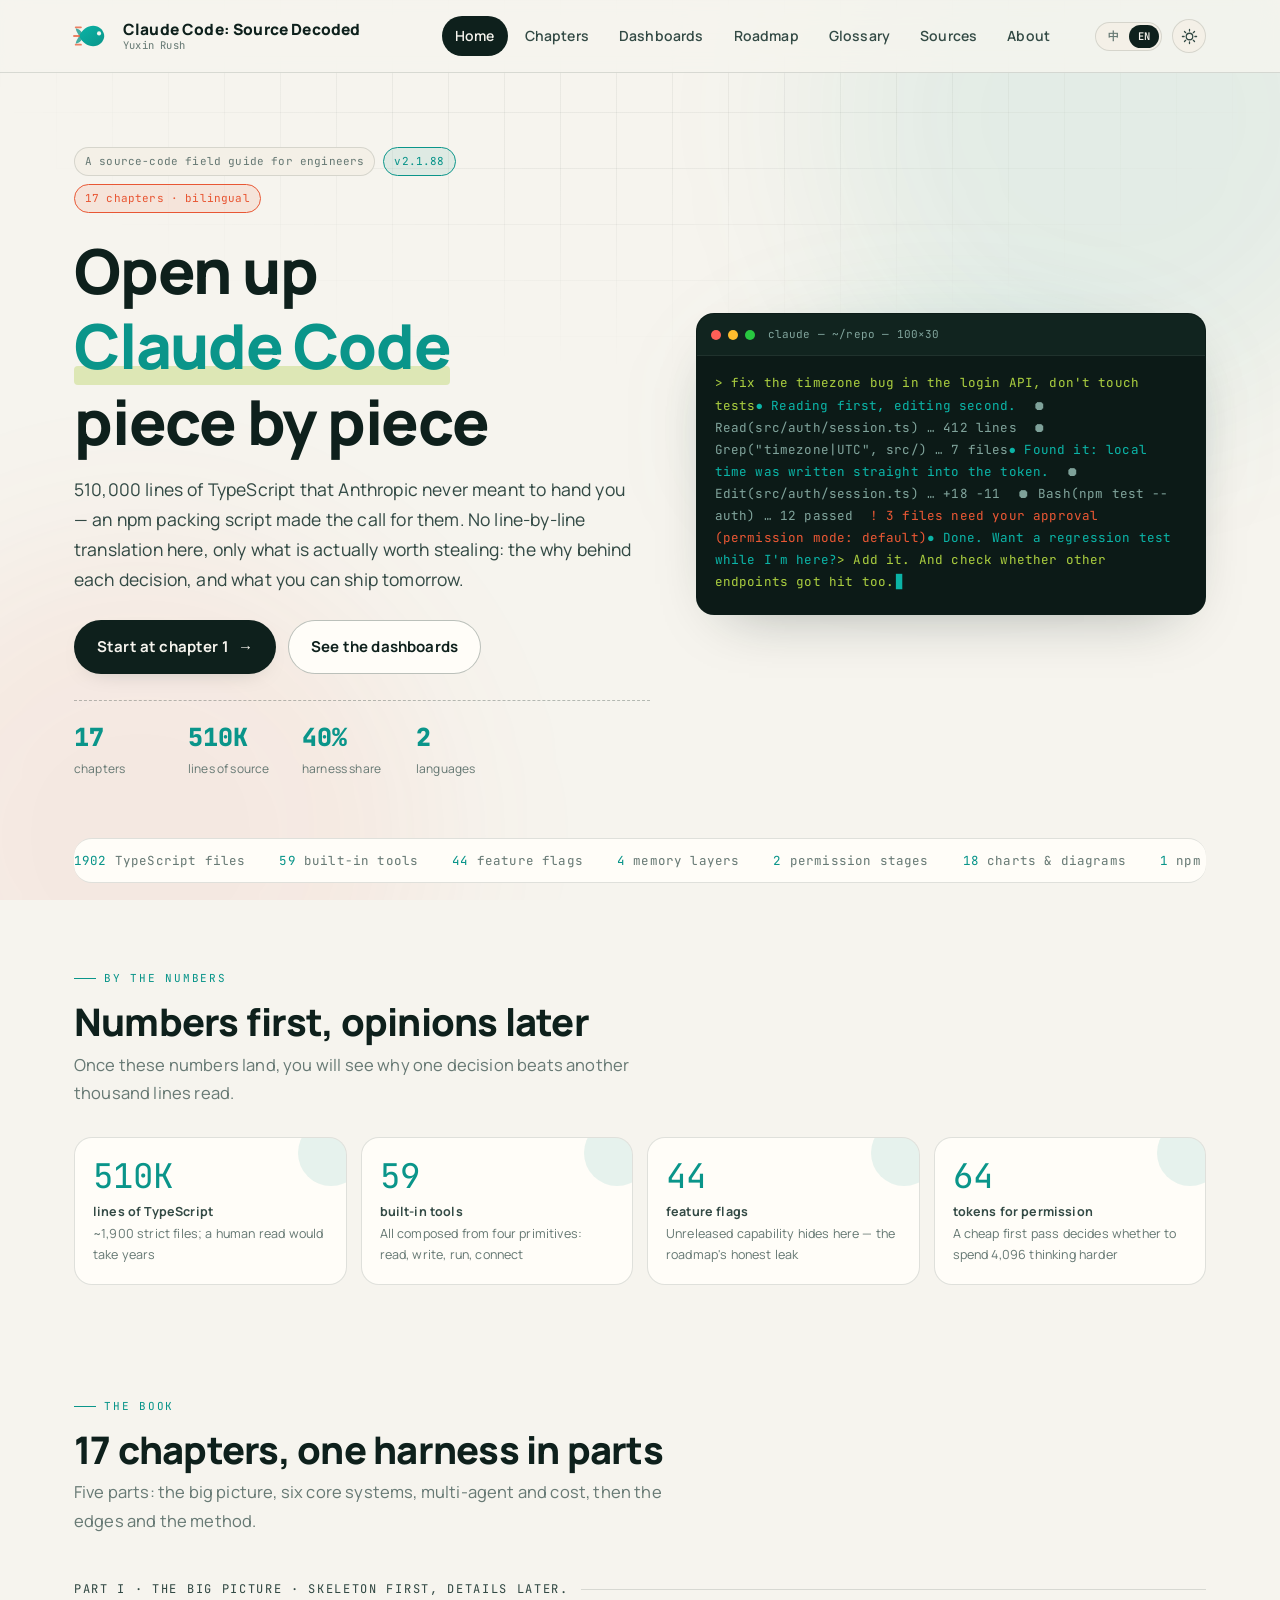
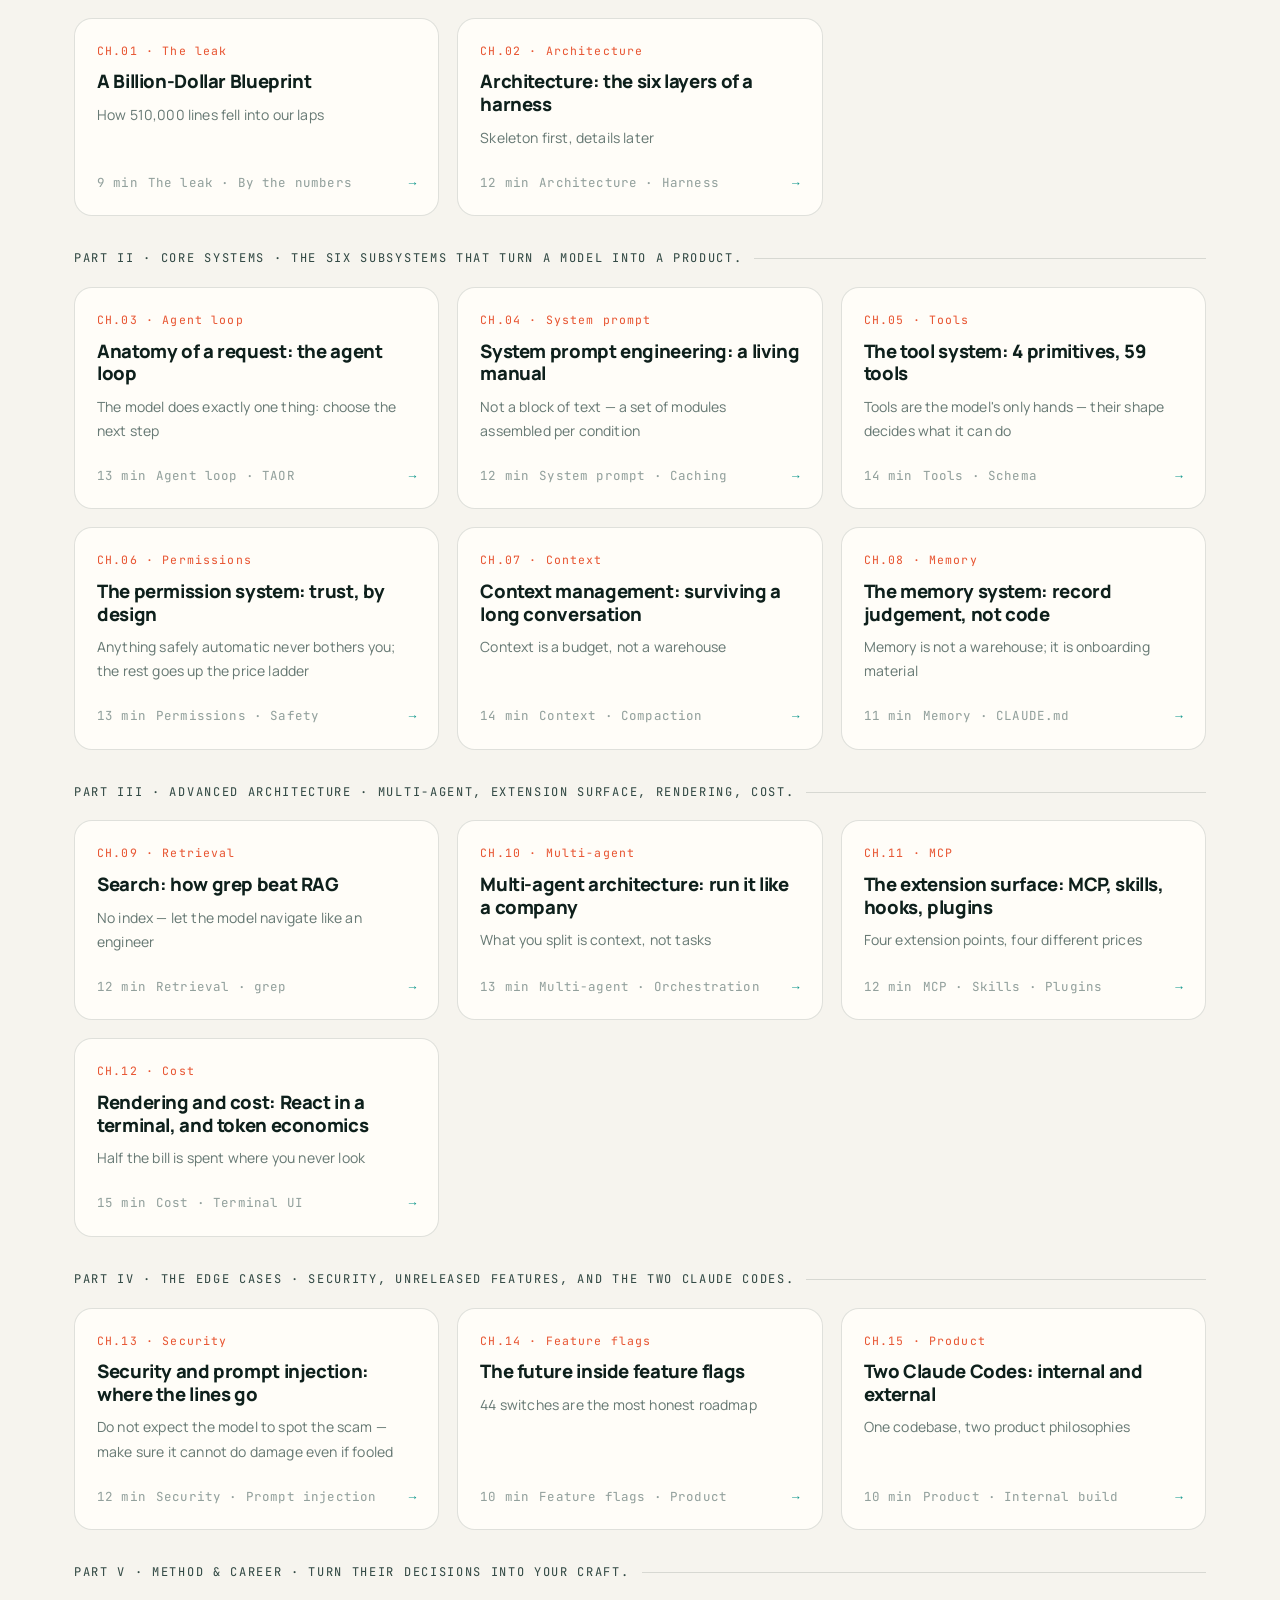
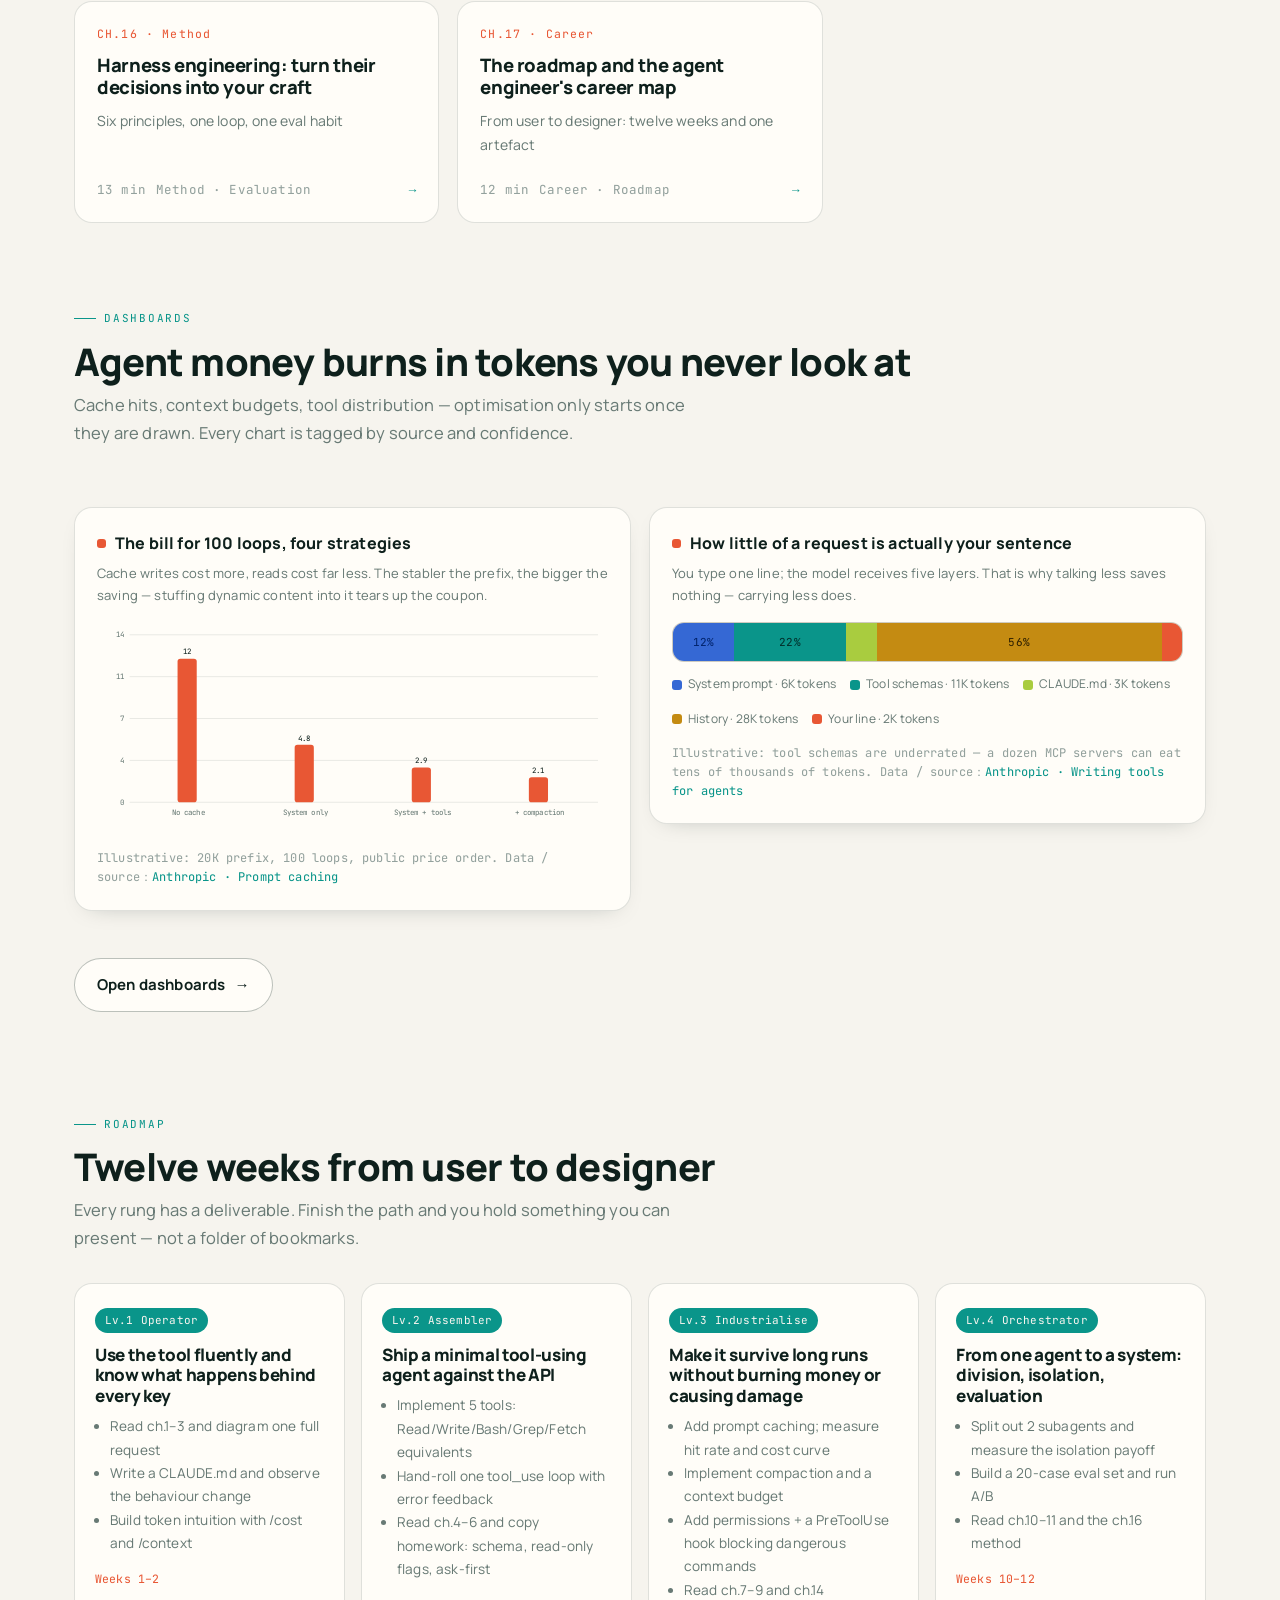
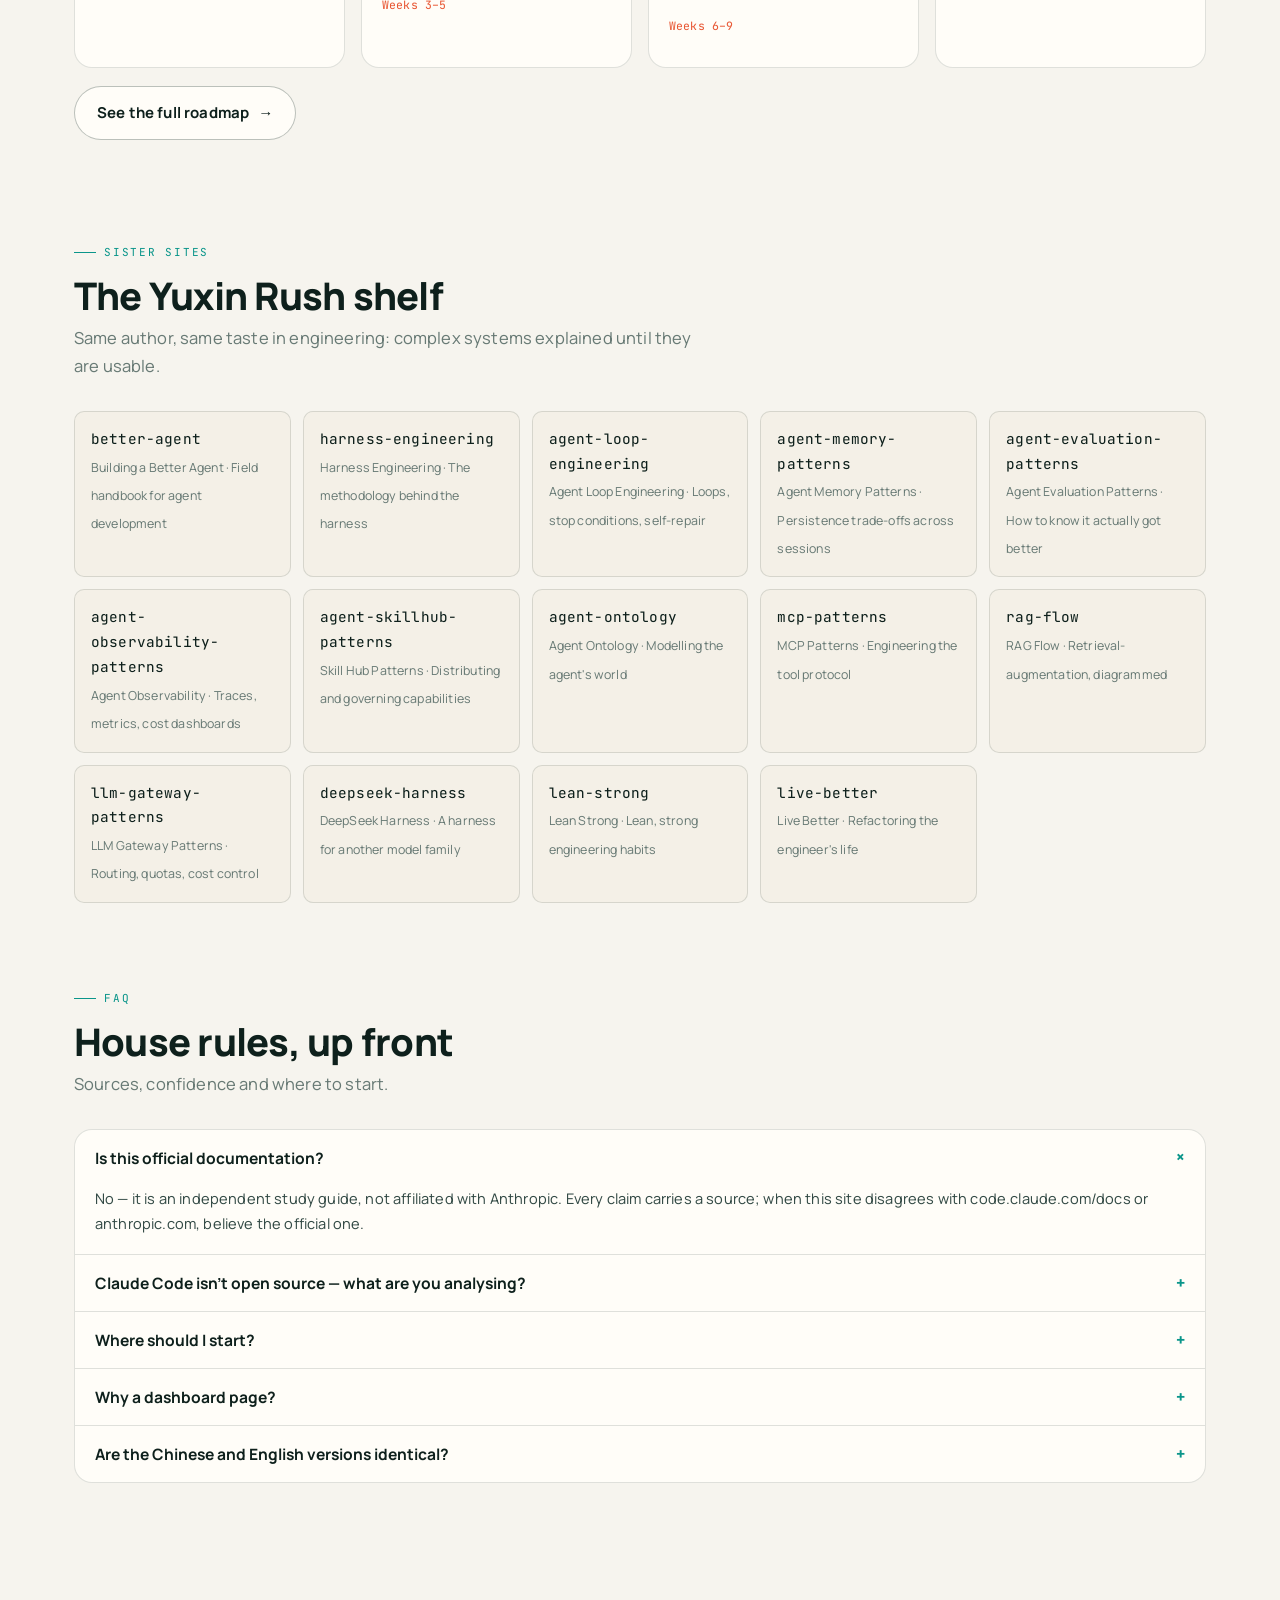
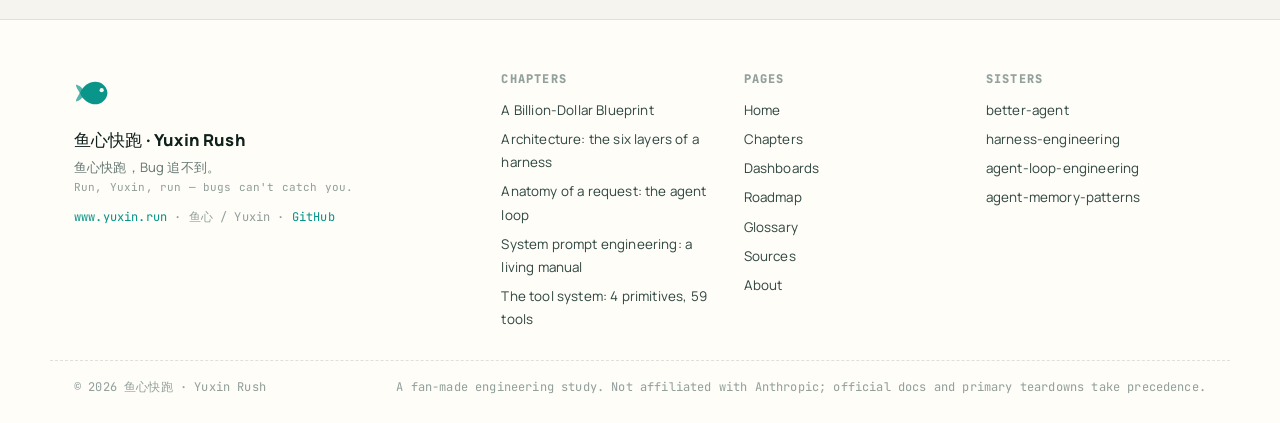
<file: index.html>
<!doctype html>
<html lang="zh-CN" data-theme="light" data-lang="zh">
  <head>
    <meta charset="UTF-8" />
    <meta name="viewport" content="width=device-width, initial-scale=1.0, viewport-fit=cover" />
    <title>Claude Code 源码解析 · 鱼心快跑</title>
    <meta name="author" content="鱼心 · Yuxin" />
    <link rel="icon" type="image/svg+xml" href="./favicon.svg" />
    <meta name="theme-color" content="#f6f4ee" media="(prefers-color-scheme: light)" />
    <meta name="theme-color" content="#06100e" media="(prefers-color-scheme: dark)" />
    <meta
      name="description"
      content="把 Claude Code 的源码讲透：架构全景、Agent 循环、System Prompt、工具系统、权限、上下文、记忆、搜索、多 Agent、成本与安全。中英双语，图解 + 报表 + 清单，写给转型 Agent 工程的程序员和想再进一步的 Agent 工程师。"
    />
    <meta property="og:title" content="Claude Code 源码解析 · 鱼心快跑" />
    <meta
      property="og:description"
      content="模型决定能力上限，Harness 决定上限能兑现多少。17 章拆解 Anthropic 的架构决策，中英双语，图解 + 报表。"
    />
    <meta property="og:type" content="website" />
    <meta property="og:locale" content="zh_CN" />
    <meta property="og:locale:alternate" content="en_US" />
    <meta property="og:url" content="https://yuxinrun.github.io/claude-code-analysis/" />
    <meta property="og:site_name" content="鱼心快跑 · Yuxin Rush" />
    <meta property="og:image" content="https://yuxinrun.github.io/claude-code-analysis/og-cover.png" />
    <meta name="twitter:card" content="summary_large_image" />
    <script>
      (function () {
        try {
          var saved = localStorage.getItem("yx-theme");
          var dark = window.matchMedia("(prefers-color-scheme: dark)").matches;
          document.documentElement.dataset.theme = saved || (dark ? "dark" : "light");
          var lang = localStorage.getItem("yx-lang") || (navigator.language && navigator.language.indexOf("zh") === 0 ? "zh" : "en");
          document.documentElement.dataset.lang = lang;
          document.documentElement.lang = lang === "zh" ? "zh-CN" : "en";
        } catch (e) {}
      })();
    </script>
    <link rel="stylesheet" href="./assets/css/main.css" />
  </head>
  <body>
    <div class="bg-decor" aria-hidden="true">
      <span class="blob blob-a"></span>
      <span class="blob blob-b"></span>
      <span class="grid-plane"></span>
    </div>

    <header class="site-header" id="siteHeader">
      <div class="header-inner">
        <a href="#/" class="brand" aria-label="Claude Code 源码解析">
          <svg class="brand-fish" viewBox="0 0 44 44" aria-hidden="true">
            <defs>
              <linearGradient id="fishG" x1="0" y1="0" x2="1" y2="1">
                <stop offset="0" stop-color="var(--accent-bright)" />
                <stop offset="1" stop-color="var(--accent)" />
              </linearGradient>
            </defs>
            <path
              class="fish-body"
              d="M6 22c4-9 13-14 21-11 5 2 8 7 8 11s-3 9-8 11c-8 3-17-2-21-11Z"
              fill="url(#fishG)"
            />
            <path class="fish-tail" d="M6 22c-2-4-4-6-4-9 4 1 6 3 7 5Zm0 0c-2 4-4 6-4 9 4-1 6-3 7-5Z" fill="var(--accent)" opacity=".75" />
            <circle class="fish-eye" cx="29" cy="19" r="2.4" fill="var(--bg)" />
            <path class="fish-speed" d="M2 12h8M0 22h6M2 32h8" stroke="var(--coral)" stroke-width="2.2" stroke-linecap="round" />
          </svg>
          <span class="brand-text">
            <strong data-i18n="brand.title">Claude Code 源码解析</strong>
            <em data-i18n="brand.sub">鱼心快跑 · Yuxin Rush</em>
          </span>
        </a>

        <nav class="main-nav" id="mainNav" aria-label="主导航">
          <a href="#/" data-nav="home" data-i18n="nav.home">首页</a>
          <a href="#/chapters" data-nav="chapters" data-i18n="nav.chapters">章节</a>
          <a href="#/dashboard" data-nav="dashboard" data-i18n="nav.dashboard">报表中心</a>
          <a href="#/roadmap" data-nav="roadmap" data-i18n="nav.roadmap">转型路线</a>
          <a href="#/glossary" data-nav="glossary" data-i18n="nav.glossary">术语表</a>
          <a href="#/sources" data-nav="sources" data-i18n="nav.sources">资料来源</a>
          <a href="#/about" data-nav="about" data-i18n="nav.about">关于</a>
        </nav>

        <div class="header-tools">
          <div class="lang-switch" role="group" aria-label="Language / 语言">
            <button type="button" data-set-lang="zh" aria-label="中文">中</button>
            <button type="button" data-set-lang="en" aria-label="English">EN</button>
          </div>
          <button type="button" class="theme-toggle" id="themeToggle" aria-label="切换白天/黑夜">
            <svg class="ico-sun" viewBox="0 0 24 24" aria-hidden="true">
              <circle cx="12" cy="12" r="4.6" />
              <path d="M12 2v2.4M12 19.6V22M2 12h2.4M19.6 12H22M4.9 4.9l1.7 1.7M17.4 17.4l1.7 1.7M19.1 4.9l-1.7 1.7M6.6 17.4l-1.7 1.7" />
            </svg>
            <svg class="ico-moon" viewBox="0 0 24 24" aria-hidden="true">
              <path d="M20 14.5A8.5 8.5 0 0 1 9.5 4 8.5 8.5 0 1 0 20 14.5Z" />
            </svg>
          </button>
          <button type="button" class="menu-toggle" id="menuToggle" aria-expanded="false" aria-label="菜单">
            <span></span><span></span><span></span>
          </button>
        </div>
      </div>
      <div class="progress-track"><i id="readingProgress"></i></div>
    </header>

    <div class="mobile-drawer" id="mobileDrawer" hidden>
      <div class="mobile-drawer-inner" role="dialog" aria-modal="true" aria-label="目录"></div>
    </div>

    <main id="app" class="site-main"></main>

    <footer class="site-footer">
      <div class="footer-inner">
        <div class="footer-brand">
          <svg class="footer-fish" viewBox="0 0 44 44" aria-hidden="true">
            <path d="M6 22c4-9 13-14 21-11 5 2 8 7 8 11s-3 9-8 11c-8 3-17-2-21-11Z" fill="var(--accent)" />
            <circle cx="29" cy="19" r="2.2" fill="var(--bg)" />
            <path d="M6 22c-2-4-4-6-4-9 4 1 6 3 7 5Zm0 0c-2 4-4 6-4 9 4-1 6-3 7-5Z" fill="var(--accent)" opacity=".7" />
          </svg>
          <p class="footer-name">鱼心快跑 · Yuxin Rush</p>
          <p class="footer-motto">鱼心快跑，Bug 追不到。<span>Run, Yuxin, run — bugs can't catch you.</span></p>
          <p class="footer-meta">
            <a href="https://www.yuxin.run" target="_blank" rel="noopener">www.yuxin.run</a>
            · 鱼心 / Yuxin
            · <a href="https://github.com/yuxinrun" target="_blank" rel="noopener">GitHub</a>
          </p>
        </div>
        <div class="footer-cols" id="footerCols"></div>
      </div>
      <div class="footer-bottom">
        <span>© 2026 鱼心快跑 · Yuxin Rush</span>
        <span class="footer-note" data-i18n="footer.note">本站为学习用途的技术解读，不隶属于 Anthropic；结论以官方文档与一手拆解为准。</span>
      </div>
    </footer>

    <script type="module" src="./assets/js/app.js"></script>
    <noscript>
      <div style="padding:24px;text-align:center">
        本页需要 JavaScript 来渲染双语内容与图表 / This site needs JavaScript to render bilingual content and charts.
      </div>
    </noscript>
  </body>
</html>
</file>
<file: assets/css/main.css>
/* ============================================================
   鱼心快跑 · Claude Code 源码解析
   Design tokens inherited from yuxinrun.github.io/better-agent
   ============================================================ */

@font-face {
  font-family: "Manrope Variable";
  font-style: normal;
  font-display: swap;
  font-weight: 200 800;
  src: url("../fonts/manrope-latin-wght.woff2") format("woff2-variations");
  unicode-range: U+0000-00FF, U+0131, U+0152-0153, U+02BB-02BC, U+02C6, U+02DA,
    U+02DC, U+0304, U+0308, U+0329, U+2000-206F, U+20AC, U+2122, U+2191, U+2193,
    U+2212, U+2215, U+FEFF, U+FFFD;
}
@font-face {
  font-family: "JetBrains Mono Variable";
  font-style: normal;
  font-display: swap;
  font-weight: 100 800;
  src: url("../fonts/jetbrains-mono-latin-wght.woff2") format("woff2-variations");
  unicode-range: U+0000-00FF, U+0131, U+0152-0153, U+02BB-02BC, U+02C6, U+02DA,
    U+02DC, U+0304, U+0308, U+0329, U+2000-206F, U+20AC, U+2122, U+2191, U+2193,
    U+2212, U+2215, U+FEFF, U+FFFD;
}

:root {
  --font-sans: "Manrope Variable", "PingFang SC", "Hiragino Sans GB",
    "Microsoft YaHei", "Noto Sans SC", sans-serif;
  --font-mono: "JetBrains Mono Variable", "SFMono-Regular", Consolas,
    "Liberation Mono", monospace;
  --radius-sm: 10px;
  --radius: 18px;
  --radius-lg: 28px;
  --container: 1180px;
  --header-h: 72px;
  --ease: cubic-bezier(0.2, 0.7, 0.2, 1);
  --content-w: 780px;
}

:root[data-theme="light"] {
  --bg: #f6f4ee;
  --bg-soft: #eeeae0;
  --bg-deep: #e7e2d6;
  --panel: #fffdf8;
  --panel-2: #f4f0e7;
  --panel-3: #ebe5d9;
  --ink: #0e201c;
  --ink-2: #334a45;
  --muted: #687a75;
  --faint: #93a19d;
  --line: #0e201c21;
  --line-strong: #0e201c47;
  --accent: #0a958a;
  --accent-bright: #0bb3a6;
  --accent-ink: #042e2a;
  --accent-soft: #0a958a1a;
  --coral: #e85734;
  --coral-soft: #e857341a;
  --lime: #a9cc3f;
  --lime-ink: #3d4a09;
  --blue: #3568d4;
  --blue-soft: #3568d41a;
  --amber: #c48b12;
  --shadow: 0 22px 60px -32px #0e201c66;
  --shadow-lg: 0 40px 100px -50px #0e201c80;
  --shadow-sm: 0 8px 24px -16px #0e201c59;
  --hero-glow: #0a958a24;
  --coral-glow: #e857341f;
  --grid-line: #0e201c0d;
  --code-bg: #0c1a17;
  --code-head: #11241f;
  --code-ink: #e6f2ec;
  --code-muted: #7fa29a;
  --nav-bg: #f6f4eed1;
}

:root[data-theme="dark"] {
  --bg: #06100e;
  --bg-soft: #0a1815;
  --bg-deep: #0d1e1a;
  --panel: #0c1b18;
  --panel-2: #10231e;
  --panel-3: #152c26;
  --ink: #eaf4ef;
  --ink-2: #b4c9c1;
  --muted: #80968f;
  --faint: #5f746e;
  --line: #eaf3ee1f;
  --line-strong: #eaf3ee42;
  --accent: #35d8c4;
  --accent-bright: #5ce8d7;
  --accent-ink: #032622;
  --accent-soft: #35d8c41f;
  --coral: #ff7c5e;
  --coral-soft: #ff7c5e1f;
  --lime: #c4e35d;
  --lime-ink: #1b2606;
  --blue: #7ba1ff;
  --blue-soft: #7ba1ff1f;
  --amber: #f0c674;
  --shadow: 0 24px 70px -34px #000000e6;
  --shadow-lg: 0 40px 110px -50px #000000f2;
  --shadow-sm: 0 10px 30px -20px #000000cc;
  --hero-glow: #35d8c41f;
  --coral-glow: #ff7c5e1a;
  --grid-line: #eaf3ee0b;
  --code-bg: #081411;
  --code-head: #0d201b;
  --code-ink: #dcece5;
  --code-muted: #7f978f;
  --nav-bg: #06100ecc;
}

*,
*::before,
*::after {
  box-sizing: border-box;
}

html {
  scroll-behavior: smooth;
  scroll-padding-top: calc(var(--header-h) + 24px);
  -webkit-text-size-adjust: 100%;
}

body {
  margin: 0;
  background: var(--bg);
  color: var(--ink);
  font-family: var(--font-sans);
  font-size: 16.5px;
  line-height: 1.72;
  letter-spacing: 0.01em;
  overflow-x: hidden;
  transition: background 0.5s var(--ease), color 0.5s var(--ease);
  font-variation-settings: "wght" 420;
}

::selection {
  background: var(--accent);
  color: var(--accent-ink);
}

a {
  color: var(--accent);
  text-decoration: none;
}
a:hover {
  color: var(--accent-bright);
}

h1,
h2,
h3,
h4 {
  font-variation-settings: "wght" 800;
  letter-spacing: -0.02em;
  line-height: 1.22;
  margin: 0 0 0.5em;
}

img,
svg {
  max-width: 100%;
  display: block;
}

code,
pre,
kbd {
  font-family: var(--font-mono);
  font-size: 0.88em;
}

/* ---------- background decoration ---------- */
.bg-decor {
  position: fixed;
  inset: 0;
  z-index: 0;
  pointer-events: none;
  overflow: hidden;
}
.blob {
  position: absolute;
  width: 46vw;
  height: 46vw;
  border-radius: 50%;
  filter: blur(90px);
  opacity: 0.55;
  animation: float-y 14s var(--ease) infinite alternate;
}
.blob-a {
  top: -14vw;
  right: -10vw;
  background: var(--hero-glow);
}
.blob-b {
  bottom: -18vw;
  left: -12vw;
  background: var(--coral-glow);
  animation-delay: -6s;
}
.grid-plane {
  position: absolute;
  inset: 0;
  background-image: linear-gradient(var(--grid-line) 1px, transparent 1px),
    linear-gradient(90deg, var(--grid-line) 1px, transparent 1px);
  background-size: 56px 56px;
  mask-image: radial-gradient(70% 55% at 50% 0%, #000 35%, transparent 75%);
}

/* ---------- header ---------- */
.site-header {
  position: sticky;
  top: 0;
  z-index: 60;
  backdrop-filter: blur(14px) saturate(1.3);
  background: var(--nav-bg);
  border-bottom: 1px solid var(--line);
}
.header-inner {
  max-width: var(--container);
  margin: 0 auto;
  height: var(--header-h);
  padding: 0 24px;
  display: flex;
  align-items: center;
  gap: 20px;
}
.brand {
  display: flex;
  align-items: center;
  gap: 11px;
  color: var(--ink);
  flex-shrink: 0;
}
.brand:hover {
  color: var(--ink);
}
.brand-fish {
  width: 38px;
  height: 38px;
  overflow: visible;
}
.fish-body,
.fish-tail {
  transform-origin: 50% 50%;
  animation: swim 3.4s var(--ease) infinite;
}
.fish-eye {
  animation: blink 4.6s steps(1) infinite;
}
.fish-speed {
  opacity: 0.75;
  animation: dash-flow 1.8s linear infinite;
  stroke-dasharray: 6 8;
}
.brand-text {
  display: flex;
  flex-direction: column;
  line-height: 1.15;
}
.brand-text strong {
  font-size: 15.5px;
  font-variation-settings: "wght" 800;
}
.brand-text em {
  font-style: normal;
  font-size: 10.5px;
  color: var(--muted);
  font-family: var(--font-mono);
  letter-spacing: 0.02em;
}

.main-nav {
  display: flex;
  gap: 4px;
  margin-left: auto;
}
.main-nav a {
  color: var(--ink-2);
  font-size: 14px;
  padding: 8px 13px;
  border-radius: 999px;
  font-variation-settings: "wght" 600;
  transition: background 0.25s var(--ease), color 0.25s var(--ease);
  white-space: nowrap;
}
.main-nav a:hover {
  background: var(--accent-soft);
  color: var(--accent);
}
.main-nav a.is-active {
  background: var(--ink);
  color: var(--bg);
}

.header-tools {
  display: flex;
  align-items: center;
  gap: 10px;
  margin-left: auto;
}
.main-nav + .header-tools {
  margin-left: 12px;
}

.lang-switch {
  display: flex;
  gap: 1px;
  padding: 2px;
  border: 1px solid var(--line);
  border-radius: 999px;
  background: var(--panel-2);
}
.lang-switch button {
  font-family: var(--font-mono);
  font-size: 10.5px;
  font-weight: 600;
  color: var(--muted);
  background: none;
  border: 0;
  border-radius: 999px;
  padding: 4px 8px;
  min-width: 30px;
  cursor: pointer;
  transition: background 0.2s, color 0.2s;
}
.lang-switch button:hover {
  color: var(--ink);
}
.lang-switch button.is-active {
  background: var(--ink);
  color: var(--bg);
}

.theme-toggle {
  width: 34px;
  height: 34px;
  border-radius: 50%;
  border: 1px solid var(--line);
  background: var(--panel-2);
  color: var(--ink-2);
  cursor: pointer;
  display: grid;
  place-items: center;
  position: relative;
  overflow: hidden;
  transition: transform 0.3s var(--ease), color 0.3s;
}
.theme-toggle:hover {
  transform: rotate(-18deg) scale(1.06);
  color: var(--accent);
}
.theme-toggle svg {
  width: 17px;
  height: 17px;
  position: absolute;
  fill: none;
  stroke: currentColor;
  stroke-width: 1.8;
  stroke-linecap: round;
  transition: transform 0.45s var(--ease), opacity 0.3s;
}
.ico-moon {
  fill: currentColor;
  stroke: none;
}
:root[data-theme="light"] .ico-moon {
  transform: translateY(26px) rotate(90deg);
  opacity: 0;
}
:root[data-theme="dark"] .ico-sun {
  transform: translateY(-26px) rotate(-90deg);
  opacity: 0;
}

.menu-toggle {
  display: none;
  width: 36px;
  height: 34px;
  border-radius: 10px;
  border: 1px solid var(--line);
  background: var(--panel-2);
  cursor: pointer;
  flex-direction: column;
  justify-content: center;
  align-items: center;
  gap: 4px;
}
.menu-toggle span {
  width: 16px;
  height: 2px;
  background: var(--ink);
  border-radius: 2px;
  transition: transform 0.3s var(--ease), opacity 0.3s;
}
body.nav-open .menu-toggle span:nth-child(1) {
  transform: translateY(6px) rotate(45deg);
}
body.nav-open .menu-toggle span:nth-child(2) {
  opacity: 0;
}
body.nav-open .menu-toggle span:nth-child(3) {
  transform: translateY(-6px) rotate(-45deg);
}

.progress-track {
  position: absolute;
  left: 0;
  bottom: -1px;
  width: 100%;
  height: 2px;
  background: transparent;
}
.progress-track i {
  display: block;
  height: 100%;
  width: 0%;
  background: linear-gradient(90deg, var(--accent), var(--lime), var(--coral));
  transition: width 0.12s linear;
}

/* ---------- layout ---------- */
.site-main {
  position: relative;
  z-index: 1;
  max-width: var(--container);
  margin: 0 auto;
  padding: 0 24px 96px;
}

.section {
  padding: 76px 0 0;
}
.section-head {
  display: flex;
  align-items: flex-end;
  justify-content: space-between;
  gap: 24px;
  margin-bottom: 30px;
  flex-wrap: wrap;
}
.eyebrow {
  font-family: var(--font-mono);
  font-size: 11px;
  letter-spacing: 0.16em;
  text-transform: uppercase;
  color: var(--accent);
  display: inline-flex;
  align-items: center;
  gap: 8px;
  margin-bottom: 10px;
}
.eyebrow::before {
  content: "";
  width: 22px;
  height: 1px;
  background: var(--accent);
}
.section-title {
  font-size: clamp(26px, 3.6vw, 38px);
  margin: 0;
}
.section-sub {
  color: var(--muted);
  max-width: 620px;
  margin: 6px 0 0;
}

/* ---------- buttons / pills ---------- */
.btn {
  display: inline-flex;
  align-items: center;
  gap: 9px;
  padding: 13px 22px;
  border-radius: 999px;
  font-size: 15px;
  font-variation-settings: "wght" 700;
  border: 1px solid transparent;
  cursor: pointer;
  transition: transform 0.28s var(--ease), box-shadow 0.28s var(--ease),
    background 0.28s, color 0.28s, border-color 0.28s;
}
.btn-primary {
  background: var(--ink);
  color: var(--bg);
  box-shadow: var(--shadow-sm);
}
.btn-primary:hover {
  transform: translateY(-3px);
  color: var(--bg);
  box-shadow: var(--shadow);
}
.btn-ghost {
  border-color: var(--line-strong);
  color: var(--ink);
  background: var(--panel);
}
.btn-ghost:hover {
  border-color: var(--accent);
  color: var(--accent);
  transform: translateY(-3px);
}
.pill {
  display: inline-flex;
  align-items: center;
  gap: 6px;
  font-family: var(--font-mono);
  font-size: 11px;
  padding: 4px 10px;
  border-radius: 999px;
  border: 1px solid var(--line);
  background: var(--panel-2);
  color: var(--muted);
  white-space: nowrap;
}
.pill-accent {
  border-color: var(--accent);
  color: var(--accent);
  background: var(--accent-soft);
}
.pill-coral {
  border-color: var(--coral);
  color: var(--coral);
  background: var(--coral-soft);
}

/* ---------- hero ---------- */
.hero {
  display: grid;
  grid-template-columns: minmax(0, 1.06fr) minmax(0, 0.94fr);
  gap: 46px;
  align-items: center;
  padding: 74px 0 30px;
}
.hero-badges {
  display: flex;
  gap: 8px;
  flex-wrap: wrap;
  margin-bottom: 20px;
}
.hero h1 {
  font-size: clamp(34px, 5.4vw, 62px);
  margin-bottom: 14px;
}
.hero h1 .hl {
  position: relative;
  color: var(--accent);
  white-space: nowrap;
}
.hero h1 .hl::after {
  content: "";
  position: absolute;
  left: 0;
  right: 0;
  bottom: 0.06em;
  height: 0.3em;
  background: var(--lime);
  opacity: 0.32;
  z-index: -1;
  border-radius: 4px;
  transform: scaleX(0);
  transform-origin: left;
  animation: swipe 0.9s 0.35s var(--ease) forwards;
}
.hero-lead {
  color: var(--ink-2);
  font-size: 17.5px;
  max-width: 560px;
  margin: 0 0 26px;
}
.hero-cta {
  display: flex;
  gap: 12px;
  flex-wrap: wrap;
  margin-bottom: 26px;
}
.hero-meta {
  display: flex;
  gap: 26px;
  flex-wrap: wrap;
  padding-top: 20px;
  border-top: 1px dashed var(--line-strong);
}
.hero-meta div {
  min-width: 88px;
}
.hero-meta b {
  display: block;
  font-size: 25px;
  font-variation-settings: "wght" 800;
  color: var(--accent);
  font-family: var(--font-mono);
  line-height: 1.3;
}
.hero-meta span {
  font-size: 12px;
  color: var(--muted);
}

/* terminal mock */
.term {
  border-radius: var(--radius);
  background: var(--code-bg);
  border: 1px solid var(--line-strong);
  box-shadow: var(--shadow);
  overflow: hidden;
  font-family: var(--font-mono);
  font-size: 12.6px;
  line-height: 1.75;
  color: var(--code-ink);
}
.term-bar {
  display: flex;
  align-items: center;
  gap: 7px;
  padding: 11px 14px;
  background: var(--code-head);
  border-bottom: 1px solid #ffffff10;
}
.term-bar i {
  width: 10px;
  height: 10px;
  border-radius: 50%;
  background: #ff5f57;
}
.term-bar i:nth-child(2) {
  background: #febc2e;
}
.term-bar i:nth-child(3) {
  background: #28c840;
}
.term-bar span {
  margin-left: 6px;
  color: var(--code-muted);
  font-size: 11px;
}
.term-body {
  padding: 16px 18px 20px;
  min-height: 258px;
  overflow-x: auto;
}
.term-line {
  white-space: pre-wrap;
  word-break: break-word;
}
.term-line .u {
  color: var(--lime);
}
.term-line .a {
  color: var(--accent-bright);
}
.term-line .t {
  color: var(--code-muted);
}
.term-line .w {
  color: var(--coral);
}
.caret::after {
  content: "▋";
  color: var(--accent-bright);
  animation: blink 1s steps(2) infinite;
  margin-left: 2px;
}
.term-float {
  position: relative;
  animation: float-y 7s var(--ease) infinite alternate;
}
.term-glow {
  position: absolute;
  inset: 8% 6% auto;
  height: 60%;
  background: var(--hero-glow);
  filter: blur(60px);
  z-index: -1;
  border-radius: 50%;
}

/* ---------- ticker ---------- */
.ticker-wrap {
  border-block: 1px solid var(--line);
  background: var(--panel);
  border-radius: var(--radius);
  overflow: hidden;
  padding: 11px 0;
  margin-top: 26px;
}
.ticker {
  display: flex;
  gap: 34px;
  width: max-content;
  animation: ticker 34s linear infinite;
  font-family: var(--font-mono);
  font-size: 12.5px;
  color: var(--muted);
}
.ticker span b {
  color: var(--accent);
}
.ticker-wrap:hover .ticker {
  animation-play-state: paused;
}

/* ---------- cards ---------- */
.card-grid {
  display: grid;
  grid-template-columns: repeat(auto-fill, minmax(272px, 1fr));
  gap: 18px;
}
.card {
  position: relative;
  background: var(--panel);
  border: 1px solid var(--line);
  border-radius: var(--radius);
  padding: 22px;
  overflow: hidden;
  transition: transform 0.34s var(--ease), box-shadow 0.34s var(--ease),
    border-color 0.34s;
  display: flex;
  flex-direction: column;
  gap: 10px;
}
.card::after {
  content: "";
  position: absolute;
  inset: auto -30% -60% auto;
  width: 180px;
  height: 180px;
  border-radius: 50%;
  background: var(--accent-soft);
  opacity: 0;
  transition: opacity 0.4s var(--ease), transform 0.5s var(--ease);
  transform: scale(0.6);
  pointer-events: none;
}
.card:hover {
  transform: translateY(-6px);
  border-color: var(--line-strong);
  box-shadow: var(--shadow);
}
.card:hover::after {
  opacity: 1;
  transform: scale(1);
}
.card-num {
  font-family: var(--font-mono);
  font-size: 11.5px;
  color: var(--coral);
  letter-spacing: 0.1em;
}
.card h3 {
  font-size: 18.5px;
  margin: 0;
}
.card p {
  margin: 0;
  color: var(--muted);
  font-size: 14px;
}
.card .card-foot {
  margin-top: auto;
  display: flex;
  align-items: center;
  gap: 10px;
  font-size: 12.5px;
  color: var(--faint);
  font-family: var(--font-mono);
  padding-top: 12px;
}
.card .arrow {
  margin-left: auto;
  transition: transform 0.3s var(--ease);
  color: var(--accent);
}
.card:hover .arrow {
  transform: translateX(6px);
}
.part-label {
  grid-column: 1 / -1;
  font-family: var(--font-mono);
  font-size: 12px;
  letter-spacing: 0.14em;
  text-transform: uppercase;
  color: var(--ink-2);
  display: flex;
  align-items: center;
  gap: 12px;
  margin-top: 14px;
}
.part-label::after {
  content: "";
  flex: 1;
  height: 1px;
  background: var(--line);
}

/* ---------- prose (chapter body) ---------- */
.prose {
  max-width: var(--content-w);
  font-size: 16.8px;
}
.prose > * + * {
  margin-top: 1.15em;
}
.prose h2 {
  font-size: clamp(23px, 3vw, 30px);
  margin: 2.1em 0 0.7em;
  scroll-margin-top: calc(var(--header-h) + 26px);
}
.prose h3 {
  font-size: clamp(19px, 2.3vw, 22px);
  margin: 1.9em 0 0.6em;
  scroll-margin-top: calc(var(--header-h) + 26px);
}
.prose h4 {
  font-size: 17px;
  margin: 1.6em 0 0.5em;
  color: var(--ink-2);
}
.prose h2::before {
  content: attr(data-idx);
  font-family: var(--font-mono);
  font-size: 0.62em;
  color: var(--accent);
  vertical-align: 0.28em;
  margin-right: 10px;
}
.prose p {
  margin: 0 0 1.1em;
}
.prose li {
  margin: 0.34em 0;
}
.prose ul,
.prose ol {
  padding-left: 1.35em;
  margin: 0 0 1.1em;
}
.prose ul {
  list-style: none;
  padding-left: 1.1em;
}
.prose ul li {
  position: relative;
  padding-left: 0.9em;
}
.prose ul li::before {
  content: "";
  position: absolute;
  left: 0;
  top: 0.72em;
  width: 6px;
  height: 6px;
  border-radius: 50%;
  background: var(--accent);
  opacity: 0.7;
}
.prose ol {
  list-style: none;
  counter-reset: li;
  padding-left: 0.4em;
}
.prose ol li {
  counter-increment: li;
  position: relative;
  padding-left: 2em;
}
.prose ol li::before {
  content: counter(li);
  position: absolute;
  left: 0;
  top: 0.1em;
  font-family: var(--font-mono);
  font-size: 0.78em;
  color: var(--accent);
  border: 1px solid var(--accent);
  border-radius: 50%;
  width: 1.55em;
  height: 1.55em;
  display: grid;
  place-items: center;
}
.prose :not(pre) > code {
  background: var(--panel-3);
  border: 1px solid var(--line);
  border-radius: 6px;
  padding: 1px 6px;
  font-size: 0.85em;
  color: var(--coral);
}
:root[data-theme="dark"] .prose :not(pre) > code {
  color: var(--accent-bright);
}
.prose strong {
  font-variation-settings: "wght" 760;
}
.prose em {
  font-style: normal;
  border-bottom: 2px solid var(--lime);
  padding-bottom: 1px;
}
.prose a.ext {
  border-bottom: 1px dashed var(--accent);
  padding-bottom: 1px;
}
.prose blockquote {
  margin: 0 0 1.2em;
  padding: 4px 0 4px 20px;
  border-left: 3px solid var(--accent);
  color: var(--ink-2);
  font-style: italic;
  background: linear-gradient(90deg, var(--accent-soft), transparent);
  border-radius: 0 var(--radius-sm) var(--radius-sm) 0;
}
.prose hr {
  border: 0;
  height: 1px;
  background: var(--line);
  margin: 2.4em 0;
}

/* code block */
.code-block {
  border-radius: var(--radius-sm);
  overflow: hidden;
  border: 1px solid var(--line-strong);
  background: var(--code-bg);
  box-shadow: var(--shadow-sm);
  margin: 1.4em 0;
}
.code-head {
  display: flex;
  align-items: center;
  gap: 10px;
  padding: 9px 14px;
  background: var(--code-head);
  font-family: var(--font-mono);
  font-size: 11px;
  color: var(--code-muted);
  border-bottom: 1px solid #ffffff0f;
}
.code-head .dots {
  display: flex;
  gap: 5px;
}
.code-head .dots i {
  width: 8px;
  height: 8px;
  border-radius: 50%;
  background: #ffffff26;
}
.code-head .lang {
  margin-left: auto;
  color: var(--accent-bright);
  text-transform: uppercase;
  letter-spacing: 0.08em;
}
.code-body {
  margin: 0;
  padding: 15px 16px;
  overflow-x: auto;
  color: var(--code-ink);
  font-size: 12.7px;
  line-height: 1.75;
  counter-reset: ln;
}
.code-body .cl {
  display: block;
  white-space: pre;
}
.code-body .cl::before {
  counter-increment: ln;
  content: counter(ln);
  display: inline-block;
  width: 2.1em;
  margin-right: 1.1em;
  text-align: right;
  color: var(--code-muted);
  opacity: 0.55;
  user-select: none;
}
.tk-k {
  color: #8ecbff;
}
.tk-s {
  color: var(--lime);
}
.tk-c {
  color: var(--code-muted);
  font-style: italic;
}
.tk-n {
  color: #ffbe7a;
}
.tk-f {
  color: var(--accent-bright);
}

/* tables */
.table-wrap {
  overflow-x: auto;
  border: 1px solid var(--line);
  border-radius: var(--radius);
  background: var(--panel);
  margin: 1.5em 0;
  box-shadow: var(--shadow-sm);
}
table {
  border-collapse: collapse;
  width: 100%;
  font-size: 14.2px;
  min-width: 520px;
}
thead th {
  background: var(--panel-2);
  font-variation-settings: "wght" 750;
  text-align: left;
  padding: 12px 15px;
  border-bottom: 1px solid var(--line);
  white-space: nowrap;
  color: var(--ink-2);
}
tbody td {
  padding: 11px 15px;
  border-bottom: 1px solid var(--line);
  vertical-align: top;
}
tbody tr:last-child td {
  border-bottom: 0;
}
tbody tr {
  transition: background 0.25s var(--ease);
}
tbody tr:hover {
  background: var(--accent-soft);
}
td code {
  color: var(--coral);
  background: var(--panel-3);
  border-radius: 5px;
  padding: 0 5px;
}
:root[data-theme="dark"] td code {
  color: var(--accent-bright);
}

/* callouts */
.callout {
  border: 1px solid var(--line);
  border-left-width: 4px;
  border-radius: var(--radius-sm);
  padding: 16px 18px;
  margin: 1.5em 0;
  background: var(--panel);
  position: relative;
}
.callout > .ct {
  font-family: var(--font-mono);
  font-size: 11.5px;
  letter-spacing: 0.1em;
  text-transform: uppercase;
  display: block;
  margin-bottom: 6px;
}
.callout p:last-child {
  margin-bottom: 0;
}
.callout-tip {
  border-left-color: var(--accent);
}
.callout-tip > .ct {
  color: var(--accent);
}
.callout-warn {
  border-left-color: var(--coral);
  background: var(--coral-soft);
}
.callout-warn > .ct {
  color: var(--coral);
}
.callout-aha {
  border-left-color: var(--lime);
}
.callout-aha > .ct {
  color: var(--lime);
}
.callout-quote {
  border-left-color: var(--blue);
}
.callout-quote > .ct {
  color: var(--blue);
}
.callout-src {
  border-left-color: var(--line-strong);
  background: var(--panel-2);
  font-size: 14px;
}
.callout-src > .ct {
  color: var(--muted);
}

/* stat grid */
.stat-grid {
  display: grid;
  grid-template-columns: repeat(auto-fit, minmax(150px, 1fr));
  gap: 14px;
  margin: 1.6em 0;
}
.stat {
  background: var(--panel);
  border: 1px solid var(--line);
  border-radius: var(--radius);
  padding: 18px;
  position: relative;
  overflow: hidden;
  transition: transform 0.3s var(--ease), border-color 0.3s;
}
.stat:hover {
  transform: translateY(-4px);
  border-color: var(--accent);
}
.stat b {
  display: block;
  font-family: var(--font-mono);
  font-size: clamp(26px, 3.4vw, 34px);
  color: var(--accent);
  line-height: 1.2;
  font-weight: 700;
}
.stat span {
  font-size: 12.5px;
  color: var(--muted);
  display: block;
  margin-top: 4px;
}
.stat i {
  position: absolute;
  right: -18px;
  top: -18px;
  width: 66px;
  height: 66px;
  border-radius: 50%;
  background: var(--accent-soft);
}

/* ---------- charts ---------- */
.figure {
  margin: 1.8em 0;
  padding: 22px;
  background: var(--panel);
  border: 1px solid var(--line);
  border-radius: var(--radius);
  box-shadow: var(--shadow-sm);
  position: relative;
}
.figure-title {
  font-size: 16px;
  font-variation-settings: "wght" 760;
  margin-bottom: 4px;
  display: flex;
  align-items: center;
  gap: 9px;
}
.figure-title::before {
  content: "";
  width: 9px;
  height: 9px;
  border-radius: 3px;
  background: var(--coral);
  animation: pulse-ring 2.6s var(--ease) infinite;
}
.figure-sub {
  font-size: 13px;
  color: var(--muted);
  margin-bottom: 16px;
}
.figure svg {
  width: 100%;
  height: auto;
  overflow: visible;
}
.figure figcaption {
  margin-top: 14px;
  font-size: 12px;
  color: var(--faint);
  font-family: var(--font-mono);
  line-height: 1.6;
}
.figure figcaption a {
  color: var(--accent);
}
.chart-legend {
  display: flex;
  gap: 14px;
  flex-wrap: wrap;
  margin-top: 12px;
  font-size: 12px;
  color: var(--muted);
}
.chart-legend span {
  display: inline-flex;
  align-items: center;
  gap: 6px;
}
.chart-legend i {
  width: 10px;
  height: 10px;
  border-radius: 3px;
}
.axis-label {
  font-family: var(--font-mono);
  font-size: 10.5px;
  fill: var(--muted);
}
.bar-rect {
  transform-origin: bottom;
  transition: transform 0.9s var(--ease), opacity 0.3s;
}
.reveal-pending .bar-rect {
  transform: scaleY(0);
}
.donut-arc {
  transition: stroke-dashoffset 1.1s var(--ease), opacity 0.25s;
}
.spark-path {
  stroke-dasharray: 1;
  stroke-dashoffset: 1;
  transition: stroke-dashoffset 1.6s var(--ease);
}
.is-revealed .spark-path {
  stroke-dashoffset: 0;
}
.gauge-arc {
  stroke-dasharray: 1;
  stroke-dashoffset: 1;
  transition: stroke-dashoffset 1.4s var(--ease);
}
.is-revealed .gauge-arc {
  stroke-dashoffset: calc(1 - var(--dash));
}
.reveal-pending .hbar-fill {
  width: 0 !important;
}
.reveal-pending .donut-arc {
  opacity: 0;
}
.donut-arc {
  transition: opacity 0.6s var(--ease);
}
.chart-hover {
  cursor: pointer;
}
.chart-hover:hover {
  opacity: 0.85;
}
.hbar-row {
  margin: 11px 0;
}
.hbar-head {
  display: flex;
  justify-content: space-between;
  font-size: 13px;
  margin-bottom: 5px;
  gap: 10px;
}
.hbar-head b {
  font-family: var(--font-mono);
  color: var(--accent);
}
.hbar-track {
  height: 9px;
  border-radius: 999px;
  background: var(--panel-3);
  overflow: hidden;
}
.hbar-fill {
  height: 100%;
  width: 0;
  border-radius: 999px;
  background: linear-gradient(90deg, var(--accent), var(--lime));
  transition: width 1.1s var(--ease);
}
.hbar-fill.coral {
  background: linear-gradient(90deg, var(--coral), var(--amber));
}
.hbar-fill.blue {
  background: linear-gradient(90deg, var(--blue), var(--accent));
}

/* stacked bar */
.stack-bar {
  display: flex;
  height: 40px;
  border-radius: 12px;
  overflow: hidden;
  border: 1px solid var(--line);
  background: var(--panel-3);
}
.stack-seg {
  height: 100%;
  display: grid;
  place-items: center;
  color: var(--accent-ink);
  font-family: var(--font-mono);
  font-size: 11px;
  font-weight: 700;
  transform-origin: left;
  transition: filter 0.25s;
}
.stack-seg:hover {
  filter: brightness(1.12);
}
.stack-seg span {
  mix-blend-mode: luminosity;
}

/* heat map */
.heat {
  display: grid;
  grid-template-columns: 108px repeat(var(--heat-cols, 5), minmax(0, 1fr));
  gap: 4px;
  align-items: center;
  font-size: 12px;
}
.heat-corner {
  grid-column: 1;
}
.heat-col {
  font-family: var(--font-mono);
  font-size: 10.6px;
  color: var(--muted);
  text-align: center;
  padding: 4px 2px;
  line-height: 1.3;
}
.heat-rowlabel {
  font-size: 12.4px;
  color: var(--ink-2);
  padding-right: 8px;
  line-height: 1.3;
}
.heat-cell {
  border-radius: 7px;
  aspect-ratio: 1.6 / 1;
  display: grid;
  place-items: center;
  font-family: var(--font-mono);
  font-size: 11px;
  color: var(--ink);
  min-height: 30px;
  transition: transform 0.25s var(--ease);
}
.heat-cell:hover {
  transform: scale(1.07);
}

/* timeline */
.timeline {
  position: relative;
  padding-left: 22px;
}
.timeline::before {
  content: "";
  position: absolute;
  left: 5px;
  top: 6px;
  bottom: 6px;
  width: 2px;
  background: linear-gradient(var(--accent), var(--coral), transparent);
  border-radius: 2px;
}
.tl-item {
  position: relative;
  padding: 0 0 20px 6px;
}
.tl-item::before {
  content: "";
  position: absolute;
  left: -22px;
  top: 7px;
  width: 12px;
  height: 12px;
  border-radius: 50%;
  background: var(--panel);
  border: 3px solid var(--accent);
}
.tl-date {
  font-family: var(--font-mono);
  font-size: 11px;
  color: var(--coral);
  letter-spacing: 0.06em;
}
.tl-body b {
  display: block;
  font-size: 15.6px;
  margin: 3px 0;
}
.tl-body p {
  margin: 0 0 4px;
  color: var(--muted);
  font-size: 13.8px;
}
.tl-body a {
  font-size: 12.6px;
}

/* compare columns */
.cmp {
  display: grid;
  grid-template-columns: repeat(auto-fit, minmax(240px, 1fr));
  gap: 14px;
}
.cmp-col {
  border: 1px solid var(--line);
  border-radius: var(--radius-sm);
  padding: 16px 18px;
  background: var(--panel-2);
}
.cmp-col b {
  display: block;
  font-size: 15px;
  margin-bottom: 8px;
}
.cmp-accent {
  border-left: 4px solid var(--accent);
}
.cmp-accent b {
  color: var(--accent);
}
.cmp-coral {
  border-left: 4px solid var(--coral);
}
.cmp-coral b {
  color: var(--coral);
}
.cmp-col ul {
  margin: 0;
  padding-left: 1.1em;
  font-size: 13.8px;
  color: var(--ink-2);
}

/* 2x2 matrix */
.matrix {
  display: grid;
  grid-template-columns: 26px 1fr 1fr;
  grid-template-rows: 26px 1fr 1fr;
  gap: 8px;
  min-width: 320px;
}
.mx-axis {
  font-family: var(--font-mono);
  font-size: 10.5px;
  color: var(--faint);
  display: grid;
  place-items: center;
}
.mx-top {
  grid-column: 2 / 4;
}
.mx-left {
  grid-row: 2 / 4;
  writing-mode: vertical-rl;
  transform: rotate(180deg);
}
.mx-cell {
  border: 1px solid var(--line);
  border-radius: var(--radius-sm);
  padding: 14px;
  background: var(--panel-2);
  position: relative;
  transition: transform 0.3s var(--ease), box-shadow 0.3s;
}
.mx-cell:hover {
  transform: translateY(-4px);
  box-shadow: var(--shadow-sm);
}
.mx-cell b {
  color: var(--mx);
  display: block;
  font-size: 14.4px;
  margin-bottom: 6px;
}
.mx-cell p {
  margin: 0;
  font-size: 13px;
  color: var(--muted);
}
.mx-idx {
  position: absolute;
  right: 10px;
  top: 8px;
  font-family: var(--font-mono);
  font-size: 11px;
  color: var(--faint);
}

/* flow / diagram (html based) */
.flow {
  display: flex;
  gap: 12px;
  align-items: stretch;
  flex-wrap: wrap;
  margin: 1.6em 0;
}
.flow-step {
  flex: 1 1 150px;
  background: var(--panel);
  border: 1px solid var(--line);
  border-radius: var(--radius-sm);
  padding: 15px;
  position: relative;
  transition: transform 0.3s var(--ease), border-color 0.3s;
}
.flow-step:hover {
  transform: translateY(-5px);
  border-color: var(--accent);
}
.flow-step b {
  display: block;
  font-family: var(--font-mono);
  font-size: 12px;
  color: var(--coral);
  margin-bottom: 6px;
}
.flow-step p {
  font-size: 13.4px;
  color: var(--muted);
  margin: 0;
}
.flow-step + .flow-step::before {
  content: "→";
  position: absolute;
  left: -14px;
  top: 50%;
  transform: translateY(-50%);
  color: var(--accent);
  font-family: var(--font-mono);
}
.layers {
  display: flex;
  flex-direction: column;
  gap: 9px;
  margin: 1.6em 0;
}
.layer {
  display: grid;
  grid-template-columns: 128px minmax(0, 1fr);
  gap: 14px;
  align-items: center;
  padding: 13px 16px;
  border-radius: var(--radius-sm);
  background: var(--panel);
  border: 1px solid var(--line);
  transition: transform 0.3s var(--ease), box-shadow 0.3s;
}
.layer:hover {
  transform: translateX(6px);
  box-shadow: var(--shadow-sm);
}
.layer > b {
  font-family: var(--font-mono);
  font-size: 12px;
  color: var(--accent);
}
.layer > span {
  font-size: 13.6px;
  color: var(--ink-2);
}
.layer:nth-child(odd) {
  background: var(--panel-2);
}

.checklist {
  display: flex;
  flex-direction: column;
  gap: 10px;
  margin: 1.4em 0;
}
.check-item {
  display: flex;
  gap: 12px;
  align-items: flex-start;
  padding: 13px 16px;
  border: 1px solid var(--line);
  border-radius: var(--radius-sm);
  background: var(--panel);
  font-size: 14.6px;
  cursor: pointer;
  transition: border-color 0.25s, background 0.25s, transform 0.25s;
}
.check-item:hover {
  border-color: var(--accent);
  transform: translateX(4px);
}
.check-box {
  flex: 0 0 18px;
  height: 18px;
  margin-top: 3px;
  border-radius: 5px;
  border: 1.6px solid var(--line-strong);
  display: grid;
  place-items: center;
  color: transparent;
  font-size: 12px;
  transition: all 0.25s var(--ease);
}
.check-item.done .check-box {
  background: var(--accent);
  border-color: var(--accent);
  color: var(--accent-ink);
}
.check-item.done {
  opacity: 0.62;
}

/* ---------- chapter page ---------- */
.chapter-layout {
  display: grid;
  grid-template-columns: 236px minmax(0, 1fr) 218px;
  gap: 40px;
  padding-top: 34px;
  align-items: start;
}
.rail-left,
.rail-right {
  position: sticky;
  top: calc(var(--header-h) + 26px);
  max-height: calc(100vh - var(--header-h) - 52px);
  overflow-y: auto;
  scrollbar-width: thin;
  padding-bottom: 24px;
}
.rail-title {
  font-family: var(--font-mono);
  font-size: 11px;
  letter-spacing: 0.14em;
  text-transform: uppercase;
  color: var(--faint);
  margin: 0 0 12px;
}
.chapter-rail {
  display: flex;
  flex-direction: column;
  gap: 2px;
}
.chapter-rail a {
  display: flex;
  gap: 9px;
  align-items: baseline;
  font-size: 13.4px;
  color: var(--muted);
  padding: 6px 10px;
  border-radius: 8px;
  border-left: 2px solid transparent;
  transition: color 0.2s, background 0.2s;
}
.chapter-rail a:hover {
  background: var(--accent-soft);
  color: var(--accent);
}
.chapter-rail a.is-active {
  color: var(--accent);
  background: var(--accent-soft);
  border-left-color: var(--accent);
  font-variation-settings: "wght" 700;
}
.chapter-rail a i {
  font-family: var(--font-mono);
  font-size: 10.5px;
  color: var(--faint);
  font-style: normal;
  min-width: 16px;
}
.toc-list a {
  display: block;
  font-size: 12.8px;
  color: var(--muted);
  padding: 5px 0 5px 12px;
  border-left: 2px solid var(--line);
  transition: all 0.22s var(--ease);
}
.toc-list a:hover,
.toc-list a.is-active {
  color: var(--accent);
  border-left-color: var(--accent);
  transform: translateX(3px);
}
.toc-list a.lvl-4 {
  padding-left: 24px;
  font-size: 12px;
  opacity: 0.85;
}

.chapter-hero {
  padding: 8px 0 26px;
  border-bottom: 1px solid var(--line);
  margin-bottom: 30px;
}
.chapter-hero .kicker {
  font-family: var(--font-mono);
  font-size: 12px;
  letter-spacing: 0.14em;
  text-transform: uppercase;
  color: var(--coral);
  margin-bottom: 12px;
}
.chapter-hero h1 {
  font-size: clamp(30px, 4.6vw, 46px);
  margin-bottom: 12px;
}
.chapter-hero .lead {
  color: var(--ink-2);
  font-size: 17px;
  max-width: 660px;
}
.chapter-meta {
  display: flex;
  gap: 9px;
  flex-wrap: wrap;
  margin-top: 18px;
}
.chapter-end {
  margin-top: 46px;
  padding-top: 26px;
  border-top: 1px dashed var(--line-strong);
}
.pager {
  display: grid;
  grid-template-columns: repeat(auto-fit, minmax(220px, 1fr));
  gap: 14px;
  margin-top: 20px;
}
.pager a {
  border: 1px solid var(--line);
  border-radius: var(--radius);
  padding: 16px 18px;
  background: var(--panel);
  transition: transform 0.3s var(--ease), border-color 0.3s;
}
.pager a:hover {
  transform: translateY(-4px);
  border-color: var(--accent);
}
.pager span {
  display: block;
  font-family: var(--font-mono);
  font-size: 11px;
  color: var(--faint);
  margin-bottom: 4px;
}
.pager b {
  font-size: 15px;
  color: var(--ink);
}
.pager a.next {
  text-align: right;
}

.source-list {
  display: flex;
  flex-direction: column;
  gap: 9px;
  margin: 14px 0;
}
.source-list a {
  display: flex;
  gap: 10px;
  align-items: baseline;
  font-size: 14px;
  color: var(--ink-2);
  padding: 10px 14px;
  border: 1px solid var(--line);
  border-radius: var(--radius-sm);
  background: var(--panel-2);
  transition: all 0.25s var(--ease);
}
.source-list a:hover {
  border-color: var(--accent);
  color: var(--accent);
  transform: translateX(4px);
}
.source-list a .dom {
  font-family: var(--font-mono);
  font-size: 11px;
  color: var(--faint);
  flex-shrink: 0;
  max-width: 180px;
  overflow: hidden;
  text-overflow: ellipsis;
  white-space: nowrap;
}
.source-list a .ext-ico {
  margin-left: auto;
  color: var(--accent);
  flex-shrink: 0;
}

/* ---------- page hero (sub pages) ---------- */
.page-hero {
  padding: 56px 0 34px;
  border-bottom: 1px solid var(--line);
}
.page-hero h1 {
  font-size: clamp(30px, 5vw, 48px);
  margin-bottom: 10px;
}
.page-hero p {
  color: var(--muted);
  max-width: 700px;
  font-size: 16.5px;
}
.page-hero-meta {
  display: flex;
  gap: 10px;
  flex-wrap: wrap;
  margin-top: 18px;
}

/* filter pills */
.filters {
  display: flex;
  gap: 8px;
  flex-wrap: wrap;
  margin: 24px 0 22px;
}
.filter-pill {
  font-size: 13px;
  padding: 7px 14px;
  border-radius: 999px;
  border: 1px solid var(--line);
  background: var(--panel);
  color: var(--muted);
  cursor: pointer;
  font-family: var(--font-mono);
  transition: all 0.22s var(--ease);
}
.filter-pill:hover {
  border-color: var(--accent);
  color: var(--accent);
}
.filter-pill.is-active {
  background: var(--ink);
  color: var(--bg);
  border-color: var(--ink);
}

/* glossary / accordion */
.accordion {
  border: 1px solid var(--line);
  border-radius: var(--radius);
  overflow: hidden;
  background: var(--panel);
}
.acc-item + .acc-item {
  border-top: 1px solid var(--line);
}
.acc-head {
  width: 100%;
  text-align: left;
  background: none;
  border: 0;
  padding: 17px 20px;
  font-family: inherit;
  font-size: 15.6px;
  font-variation-settings: "wght" 700;
  color: var(--ink);
  cursor: pointer;
  display: flex;
  align-items: center;
  gap: 12px;
}
.acc-head .mark {
  margin-left: auto;
  font-family: var(--font-mono);
  color: var(--accent);
  transition: transform 0.3s var(--ease);
}
.acc-item.is-open .mark {
  transform: rotate(135deg);
}
.acc-body {
  display: none;
  padding: 0 20px 18px;
  color: var(--ink-2);
  font-size: 14.6px;
}
.acc-item.is-open .acc-body {
  display: block;
  animation: fade-up 0.4s var(--ease);
}
.acc-body .term-en {
  font-family: var(--font-mono);
  font-size: 12px;
  color: var(--faint);
  margin-left: 8px;
}

.search-box {
  display: flex;
  align-items: center;
  gap: 10px;
  border: 1px solid var(--line);
  background: var(--panel);
  border-radius: 999px;
  padding: 10px 18px;
  max-width: 420px;
}
.search-box input {
  border: 0;
  background: none;
  font-family: inherit;
  font-size: 14.5px;
  color: var(--ink);
  width: 100%;
  outline: none;
}
.search-box svg {
  width: 16px;
  height: 16px;
  stroke: var(--muted);
  fill: none;
  stroke-width: 2;
  flex-shrink: 0;
}

/* roadmap ladder */
.ladder {
  display: grid;
  grid-template-columns: repeat(auto-fit, minmax(238px, 1fr));
  gap: 16px;
}
.ladder-card {
  background: var(--panel);
  border: 1px solid var(--line);
  border-radius: var(--radius);
  padding: 20px;
  position: relative;
  overflow: hidden;
  transition: transform 0.34s var(--ease), box-shadow 0.34s;
}
.ladder-card:hover {
  transform: translateY(-6px) rotate(-0.4deg);
  box-shadow: var(--shadow);
}
.ladder-card .rung {
  font-family: var(--font-mono);
  font-size: 11px;
  color: var(--bg);
  background: var(--accent);
  border-radius: 999px;
  padding: 3px 10px;
  display: inline-block;
  margin-bottom: 12px;
}
.ladder-card h3 {
  font-size: 17px;
}
.ladder-card ul {
  font-size: 13.6px;
  color: var(--muted);
  margin: 0;
  padding-left: 1.1em;
}
.ladder-card .weeks {
  margin-top: 14px;
  font-family: var(--font-mono);
  font-size: 11.5px;
  color: var(--coral);
}

/* sister sites */
.sister-grid {
  display: grid;
  grid-template-columns: repeat(auto-fill, minmax(215px, 1fr));
  gap: 12px;
}
.sister {
  border: 1px solid var(--line);
  border-radius: var(--radius-sm);
  padding: 15px 16px;
  background: var(--panel-2);
  transition: all 0.28s var(--ease);
  display: block;
}
.sister:hover {
  transform: translateY(-4px);
  border-color: var(--accent);
  background: var(--panel);
  box-shadow: var(--shadow-sm);
}
.sister b {
  display: block;
  font-size: 14.4px;
  color: var(--ink);
  font-family: var(--font-mono);
}
.sister span {
  font-size: 12.4px;
  color: var(--muted);
}
.sister:hover b {
  color: var(--accent);
}

/* about */
.about-links {
  display: flex;
  gap: 10px;
  flex-wrap: wrap;
  margin-top: 20px;
}

/* ---------- footer ---------- */
.site-footer {
  position: relative;
  z-index: 1;
  border-top: 1px solid var(--line);
  background: var(--panel);
  margin-top: 40px;
}
.footer-inner {
  max-width: var(--container);
  margin: 0 auto;
  padding: 52px 24px 26px;
  display: grid;
  grid-template-columns: minmax(0, 1.1fr) minmax(0, 2fr);
  gap: 40px;
}
.footer-fish {
  width: 42px;
  height: 42px;
  animation: swim 4s var(--ease) infinite;
}
.footer-name {
  font-variation-settings: "wght" 800;
  margin: 12px 0 2px;
}
.footer-motto {
  font-size: 13px;
  color: var(--muted);
  margin: 0;
}
.footer-motto span {
  display: block;
  font-family: var(--font-mono);
  font-size: 11px;
  color: var(--faint);
}
.footer-meta {
  font-size: 12px;
  color: var(--faint);
  font-family: var(--font-mono);
  margin-top: 10px;
}
.footer-cols {
  display: grid;
  grid-template-columns: repeat(auto-fit, minmax(150px, 1fr));
  gap: 22px;
}
.footer-cols h3 {
  font-size: 12px;
  font-family: var(--font-mono);
  letter-spacing: 0.1em;
  text-transform: uppercase;
  color: var(--faint);
  margin-bottom: 10px;
}
.footer-cols a {
  display: block;
  font-size: 13.4px;
  color: var(--ink-2);
  padding: 3px 0;
}
.footer-cols a:hover {
  color: var(--accent);
}
.footer-bottom {
  max-width: var(--container);
  margin: 0 auto;
  padding: 16px 24px 26px;
  border-top: 1px dashed var(--line);
  display: flex;
  justify-content: space-between;
  gap: 18px;
  flex-wrap: wrap;
  font-size: 12px;
  color: var(--faint);
  font-family: var(--font-mono);
}

/* ---------- reveal animation ---------- */
.reveal {
  opacity: 0;
  transform: translateY(26px);
  transition: opacity 0.7s var(--ease), transform 0.7s var(--ease);
}
.reveal.is-revealed {
  opacity: 1;
  transform: none;
}
.reveal[data-delay="1"] {
  transition-delay: 0.08s;
}
.reveal[data-delay="2"] {
  transition-delay: 0.16s;
}
.reveal[data-delay="3"] {
  transition-delay: 0.24s;
}
.reveal[data-delay="4"] {
  transition-delay: 0.32s;
}

/* ---------- interactive extras ---------- */
a.card,
a.card:hover {
  color: var(--ink);
}

.copy-btn {
  margin-left: 10px;
  font-family: var(--font-mono);
  font-size: 10.5px;
  letter-spacing: 0.04em;
  color: var(--code-muted);
  background: #ffffff12;
  border: 1px solid #ffffff1f;
  border-radius: 6px;
  padding: 2px 8px;
  cursor: pointer;
  transition: color 0.2s var(--ease), border-color 0.2s var(--ease);
}
.copy-btn:hover {
  color: var(--accent-bright);
  border-color: var(--accent-bright);
}
.copy-btn.ok {
  color: var(--lime);
  border-color: var(--lime);
}

.to-top {
  position: fixed;
  right: 22px;
  bottom: 22px;
  z-index: 50;
  width: 44px;
  height: 44px;
  border-radius: 50%;
  border: 1px solid var(--line-strong);
  background: var(--panel);
  color: var(--ink);
  font-size: 17px;
  line-height: 1;
  cursor: pointer;
  opacity: 0;
  transform: translateY(14px) scale(0.9);
  pointer-events: none;
  transition: opacity 0.35s var(--ease), transform 0.35s var(--ease),
    color 0.2s, border-color 0.2s;
  box-shadow: var(--shadow-sm);
}
.to-top.show {
  opacity: 1;
  transform: none;
  pointer-events: auto;
}
.to-top:hover {
  color: var(--accent);
  border-color: var(--accent);
  transform: translateY(-3px);
}

.stat span strong {
  color: var(--ink-2);
  font-variation-settings: "wght" 700;
}

.acc-head .term-en {
  margin-left: 2px;
}

@media (max-width: 640px) {
  .to-top {
    right: 14px;
    bottom: 14px;
    width: 40px;
    height: 40px;
  }
  .pager a.next {
    text-align: left;
  }
  .chapter-meta .pill {
    font-size: 10.5px;
  }
}

@media print {
  .to-top,
  .copy-btn {
    display: none !important;
  }
}

/* ---------- keyframes ---------- */
@keyframes float-y {
  from {
    transform: translateY(-10px);
  }
  to {
    transform: translateY(12px);
  }
}
@keyframes swim {
  0%,
  100% {
    transform: translateX(0) rotate(0deg);
  }
  35% {
    transform: translateX(3px) rotate(-3deg);
  }
  70% {
    transform: translateX(-2px) rotate(2deg);
  }
}
@keyframes blink {
  0%,
  92%,
  100% {
    opacity: 1;
  }
  96% {
    opacity: 0.2;
  }
}
@keyframes pulse-ring {
  0% {
    box-shadow: 0 0 0 0 var(--accent-soft);
  }
  70% {
    box-shadow: 0 0 0 10px transparent;
  }
  100% {
    box-shadow: 0 0 0 0 transparent;
  }
}
@keyframes dash-flow {
  to {
    stroke-dashoffset: -28;
  }
}
@keyframes ticker {
  from {
    transform: translateX(0);
  }
  to {
    transform: translateX(-50%);
  }
}
@keyframes fade-up {
  from {
    opacity: 0;
    transform: translateY(10px);
  }
  to {
    opacity: 1;
    transform: none;
  }
}
@keyframes swipe {
  to {
    transform: scaleX(1);
  }
}
@keyframes spin-slow {
  to {
    transform: rotate(360deg);
  }
}
@keyframes pop-in {
  0% {
    opacity: 0;
    transform: scale(0.86);
  }
  100% {
    opacity: 1;
    transform: scale(1);
  }
}

/* ---------- mobile drawer ---------- */
.mobile-drawer {
  position: fixed;
  inset: var(--header-h) 0 0;
  z-index: 55;
  background: var(--bg);
  overflow-y: auto;
  animation: fade-up 0.3s var(--ease);
}
.mobile-drawer-inner {
  padding: 22px 20px 60px;
  display: flex;
  flex-direction: column;
  gap: 6px;
}
.mobile-drawer-inner a {
  padding: 11px 12px;
  border-radius: 10px;
  color: var(--ink-2);
  font-size: 15px;
  font-variation-settings: "wght" 650;
}
.mobile-drawer-inner a:hover,
.mobile-drawer-inner a.is-active {
  background: var(--accent-soft);
  color: var(--accent);
}
.mobile-drawer-inner .mgroup {
  font-family: var(--font-mono);
  font-size: 10.5px;
  letter-spacing: 0.12em;
  text-transform: uppercase;
  color: var(--faint);
  margin: 18px 0 6px;
}
.mobile-drawer-inner a.mch {
  font-size: 13.6px;
  font-variation-settings: "wght" 550;
  padding-left: 14px;
}
.mobile-drawer-inner a.mch i {
  font-family: var(--font-mono);
  font-style: normal;
  color: var(--coral);
  font-size: 11px;
  margin-right: 8px;
}

/* ---------- responsive ---------- */
@media (max-width: 1180px) {
  .chapter-layout {
    grid-template-columns: 210px minmax(0, 1fr);
  }
  .rail-right {
    display: none;
  }
}
@media (max-width: 960px) {
  .main-nav {
    display: none;
  }
  .menu-toggle {
    display: flex;
  }
  /* the nav is gone on narrow screens, so the tools group has to claim the
     free space itself to stay pinned to the right edge */
  .main-nav + .header-tools {
    margin-left: auto;
  }
  .hero {
    grid-template-columns: minmax(0, 1fr);
    gap: 34px;
    padding-top: 44px;
  }
  .hero-lead {
    font-size: 16.4px;
  }
  .chapter-layout {
    grid-template-columns: minmax(0, 1fr);
    gap: 0;
    padding-top: 20px;
  }
  .rail-left {
    display: none;
  }
  .footer-inner {
    grid-template-columns: minmax(0, 1fr);
    gap: 28px;
  }
}
@media (max-width: 640px) {
  body {
    font-size: 16px;
  }
  .site-main {
    padding: 0 16px 70px;
  }
  .header-inner {
    padding: 0 16px;
    height: 62px;
    gap: 10px;
  }
  :root {
    --header-h: 62px;
  }
  .brand {
    min-width: 0;
    gap: 8px;
  }
  .brand-fish {
    width: 32px;
    height: 32px;
  }
  .brand-text {
    min-width: 0;
  }
  .brand-text strong {
    font-size: 14px;
    white-space: nowrap;
    overflow: hidden;
    text-overflow: ellipsis;
  }
  .header-tools {
    gap: 6px;
  }
  .lang-switch {
    flex-shrink: 0;
  }
  .menu-toggle {
    flex-shrink: 0;
  }
  .section {
    padding-top: 52px;
  }
  .card-grid {
    grid-template-columns: minmax(0, 1fr);
  }
  .prose {
    font-size: 16.2px;
  }
  .figure {
    padding: 16px;
  }
  .hero-meta {
    gap: 18px;
  }
  .hero-meta b {
    font-size: 21px;
  }
  .layer {
    grid-template-columns: minmax(0, 1fr);
    gap: 4px;
  }
  .flow-step + .flow-step::before {
    display: none;
  }
  .term-body {
    padding: 13px 14px 16px;
    font-size: 11.8px;
  }
  table {
    min-width: 460px;
  }
  .lang-switch button {
    min-width: 27px;
    padding: 4px 5px;
  }
}
@media (max-width: 420px) {
  .header-inner {
    padding: 0 12px;
  }
  .brand-text em {
    display: none;
  }
  .brand-text strong {
    font-size: 13px;
  }
  .brand-fish {
    width: 28px;
    height: 28px;
  }
  .theme-toggle,
  .menu-toggle {
    width: 32px;
    height: 32px;
  }
}

@media (prefers-reduced-motion: reduce) {
  *,
  *::before,
  *::after {
    animation-duration: 0.001ms !important;
    animation-iteration-count: 1 !important;
    transition-duration: 0.001ms !important;
    scroll-behavior: auto !important;
  }
  .reveal {
    opacity: 1;
    transform: none;
  }
}

@media print {
  .site-header,
  .bg-decor,
  .site-footer,
  .rail-left,
  .rail-right {
    display: none !important;
  }
  body {
    background: #fff;
    color: #000;
  }
}
</file>
